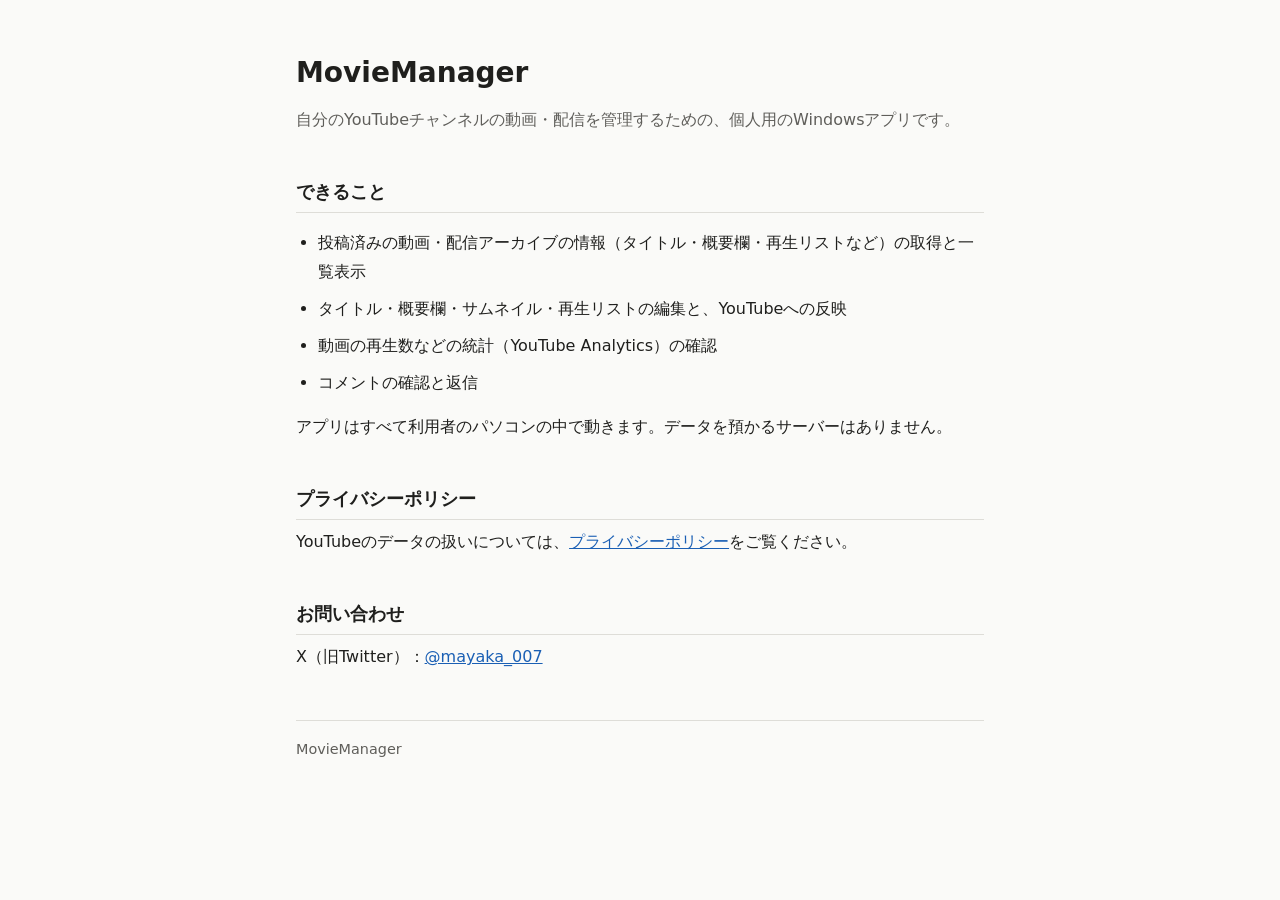
<file: index.html>
<!DOCTYPE html>
<html lang="ja">
<head>
  <meta charset="utf-8">
  <meta name="viewport" content="width=device-width, initial-scale=1">
  <title>MovieManager</title>
  <link rel="stylesheet" href="style.css">
</head>
<body>
<main>
  <h1>MovieManager</h1>
  <p class="lead">自分のYouTubeチャンネルの動画・配信を管理するための、個人用のWindowsアプリです。</p>

  <h2>できること</h2>
  <ul>
    <li>投稿済みの動画・配信アーカイブの情報（タイトル・概要欄・再生リストなど）の取得と一覧表示</li>
    <li>タイトル・概要欄・サムネイル・再生リストの編集と、YouTubeへの反映</li>
    <li>動画の再生数などの統計（YouTube Analytics）の確認</li>
    <li>コメントの確認と返信</li>
  </ul>
  <p>アプリはすべて利用者のパソコンの中で動きます。データを預かるサーバーはありません。</p>

  <h2>プライバシーポリシー</h2>
  <p>YouTubeのデータの扱いについては、<a href="privacy.html">プライバシーポリシー</a>をご覧ください。</p>

  <h2>お問い合わせ</h2>
  <p>X（旧Twitter）：<a href="https://x.com/mayaka_007">@mayaka_007</a></p>

  <footer>MovieManager</footer>
</main>
</body>
</html>
</file>
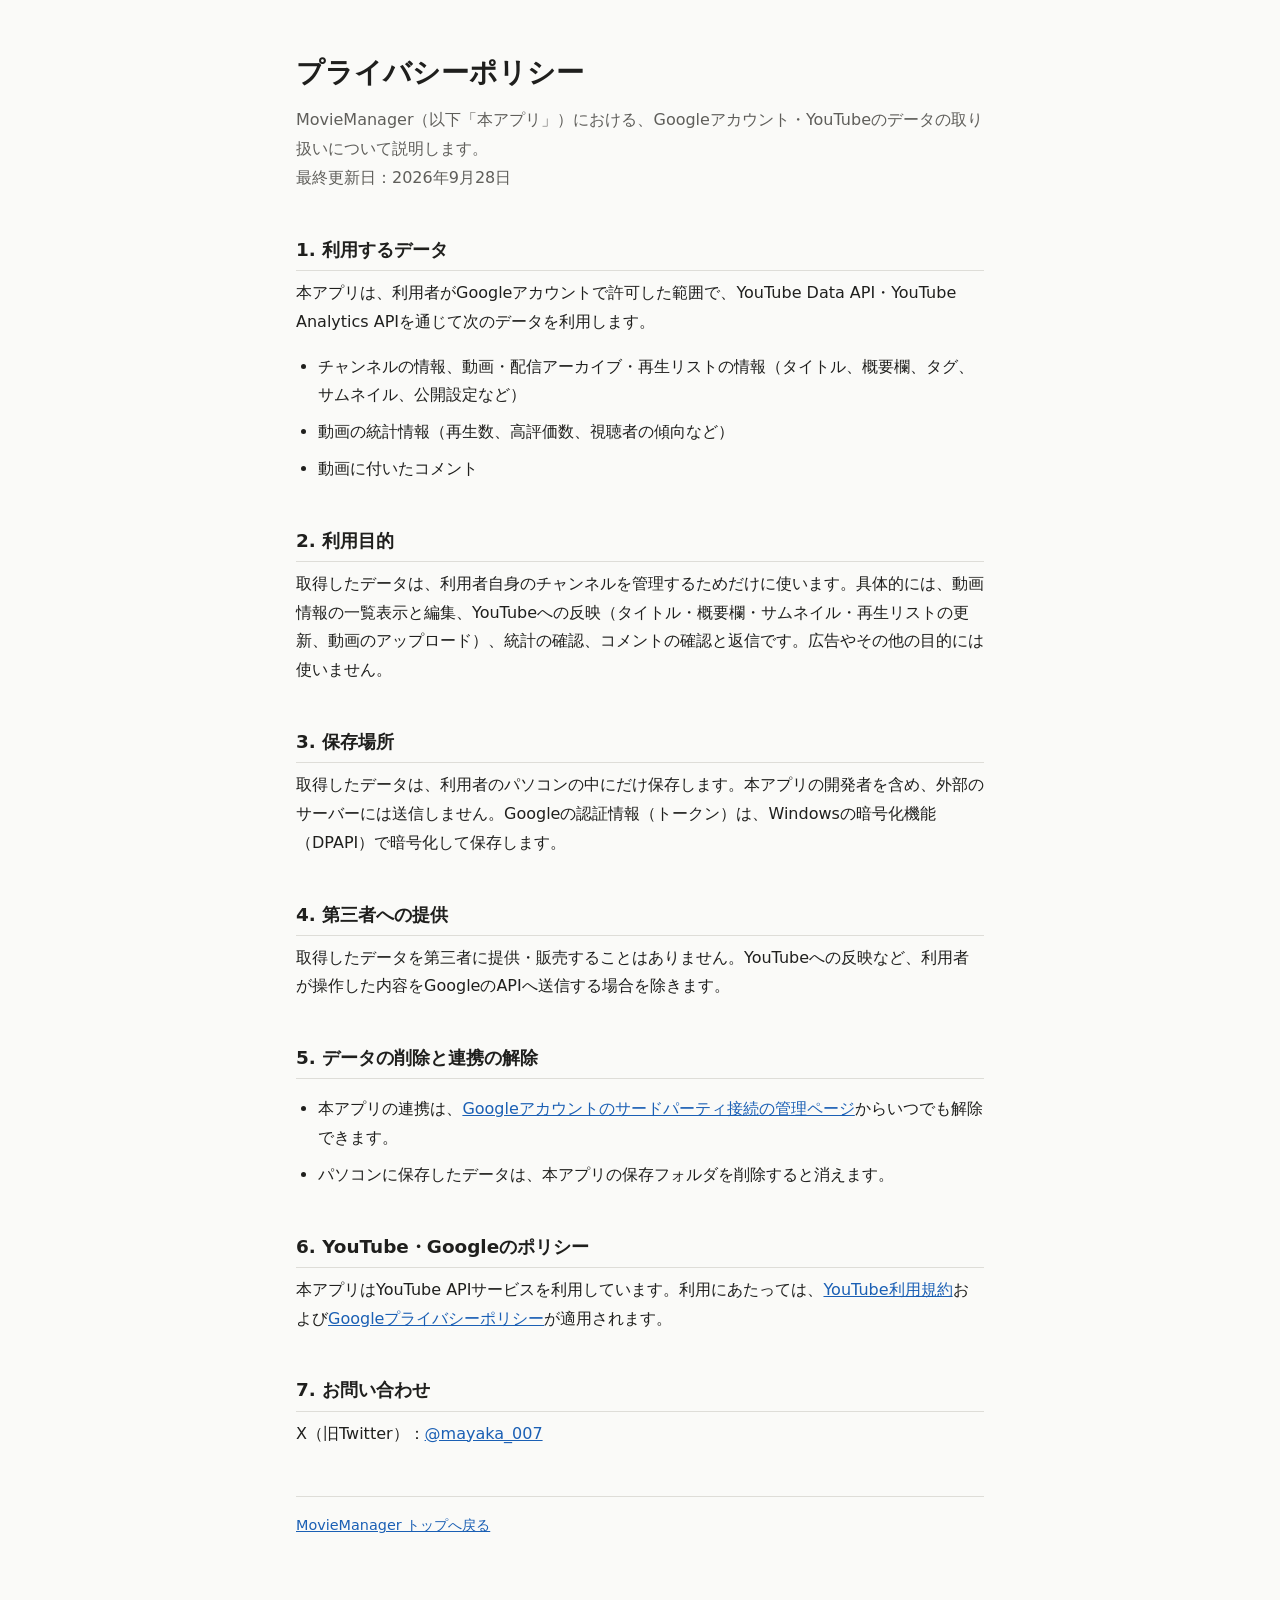
<file: privacy.html>
<!DOCTYPE html>
<html lang="ja">
<head>
  <meta charset="utf-8">
  <meta name="viewport" content="width=device-width, initial-scale=1">
  <title>MovieManager プライバシーポリシー</title>
  <link rel="stylesheet" href="style.css">
</head>
<body>
<main>
  <h1>プライバシーポリシー</h1>
  <p class="lead">MovieManager（以下「本アプリ」）における、Googleアカウント・YouTubeのデータの取り扱いについて説明します。<br>最終更新日：2026年9月28日</p>

  <h2>1. 利用するデータ</h2>
  <p>本アプリは、利用者がGoogleアカウントで許可した範囲で、YouTube Data API・YouTube Analytics APIを通じて次のデータを利用します。</p>
  <ul>
    <li>チャンネルの情報、動画・配信アーカイブ・再生リストの情報（タイトル、概要欄、タグ、サムネイル、公開設定など）</li>
    <li>動画の統計情報（再生数、高評価数、視聴者の傾向など）</li>
    <li>動画に付いたコメント</li>
  </ul>

  <h2>2. 利用目的</h2>
  <p>取得したデータは、利用者自身のチャンネルを管理するためだけに使います。具体的には、動画情報の一覧表示と編集、YouTubeへの反映（タイトル・概要欄・サムネイル・再生リストの更新、動画のアップロード）、統計の確認、コメントの確認と返信です。広告やその他の目的には使いません。</p>

  <h2>3. 保存場所</h2>
  <p>取得したデータは、利用者のパソコンの中にだけ保存します。本アプリの開発者を含め、外部のサーバーには送信しません。Googleの認証情報（トークン）は、Windowsの暗号化機能（DPAPI）で暗号化して保存します。</p>

  <h2>4. 第三者への提供</h2>
  <p>取得したデータを第三者に提供・販売することはありません。YouTubeへの反映など、利用者が操作した内容をGoogleのAPIへ送信する場合を除きます。</p>

  <h2>5. データの削除と連携の解除</h2>
  <ul>
    <li>本アプリの連携は、<a href="https://myaccount.google.com/permissions">Googleアカウントのサードパーティ接続の管理ページ</a>からいつでも解除できます。</li>
    <li>パソコンに保存したデータは、本アプリの保存フォルダを削除すると消えます。</li>
  </ul>

  <h2>6. YouTube・Googleのポリシー</h2>
  <p>本アプリはYouTube APIサービスを利用しています。利用にあたっては、<a href="https://www.youtube.com/t/terms">YouTube利用規約</a>および<a href="https://policies.google.com/privacy">Googleプライバシーポリシー</a>が適用されます。</p>

  <h2>7. お問い合わせ</h2>
  <p>X（旧Twitter）：<a href="https://x.com/mayaka_007">@mayaka_007</a></p>

  <footer><a href="index.html">MovieManager トップへ戻る</a></footer>
</main>
</body>
</html>
</file>
<file: style.css>
:root {
  --bg: #fafaf8;
  --text: #1f1f1d;
  --muted: #5f5e5a;
  --line: #deddd8;
  --link: #1a5fb4;
}
@media (prefers-color-scheme: dark) {
  :root {
    --bg: #1b1b1a;
    --text: #ecebe7;
    --muted: #a8a7a2;
    --line: #3a3a37;
    --link: #8ab4f8;
  }
}
* { box-sizing: border-box; }
body {
  margin: 0;
  background: var(--bg);
  color: var(--text);
  font-family: "Hiragino Sans", "Yu Gothic UI", "Meiryo", system-ui, sans-serif;
  line-height: 1.8;
}
main { max-width: 720px; margin: 0 auto; padding: 48px 16px 64px; }
h1 { font-size: 1.75rem; margin: 0 0 8px; }
h2 { font-size: 1.15rem; margin: 40px 0 8px; padding-bottom: 4px; border-bottom: 1px solid var(--line); }
p, li { margin: 8px 0; }
ul { padding-left: 1.4em; }
a { color: var(--link); }
.lead { color: var(--muted); margin-bottom: 32px; }
footer { margin-top: 48px; padding-top: 16px; border-top: 1px solid var(--line); color: var(--muted); font-size: 0.9rem; }
</file>
